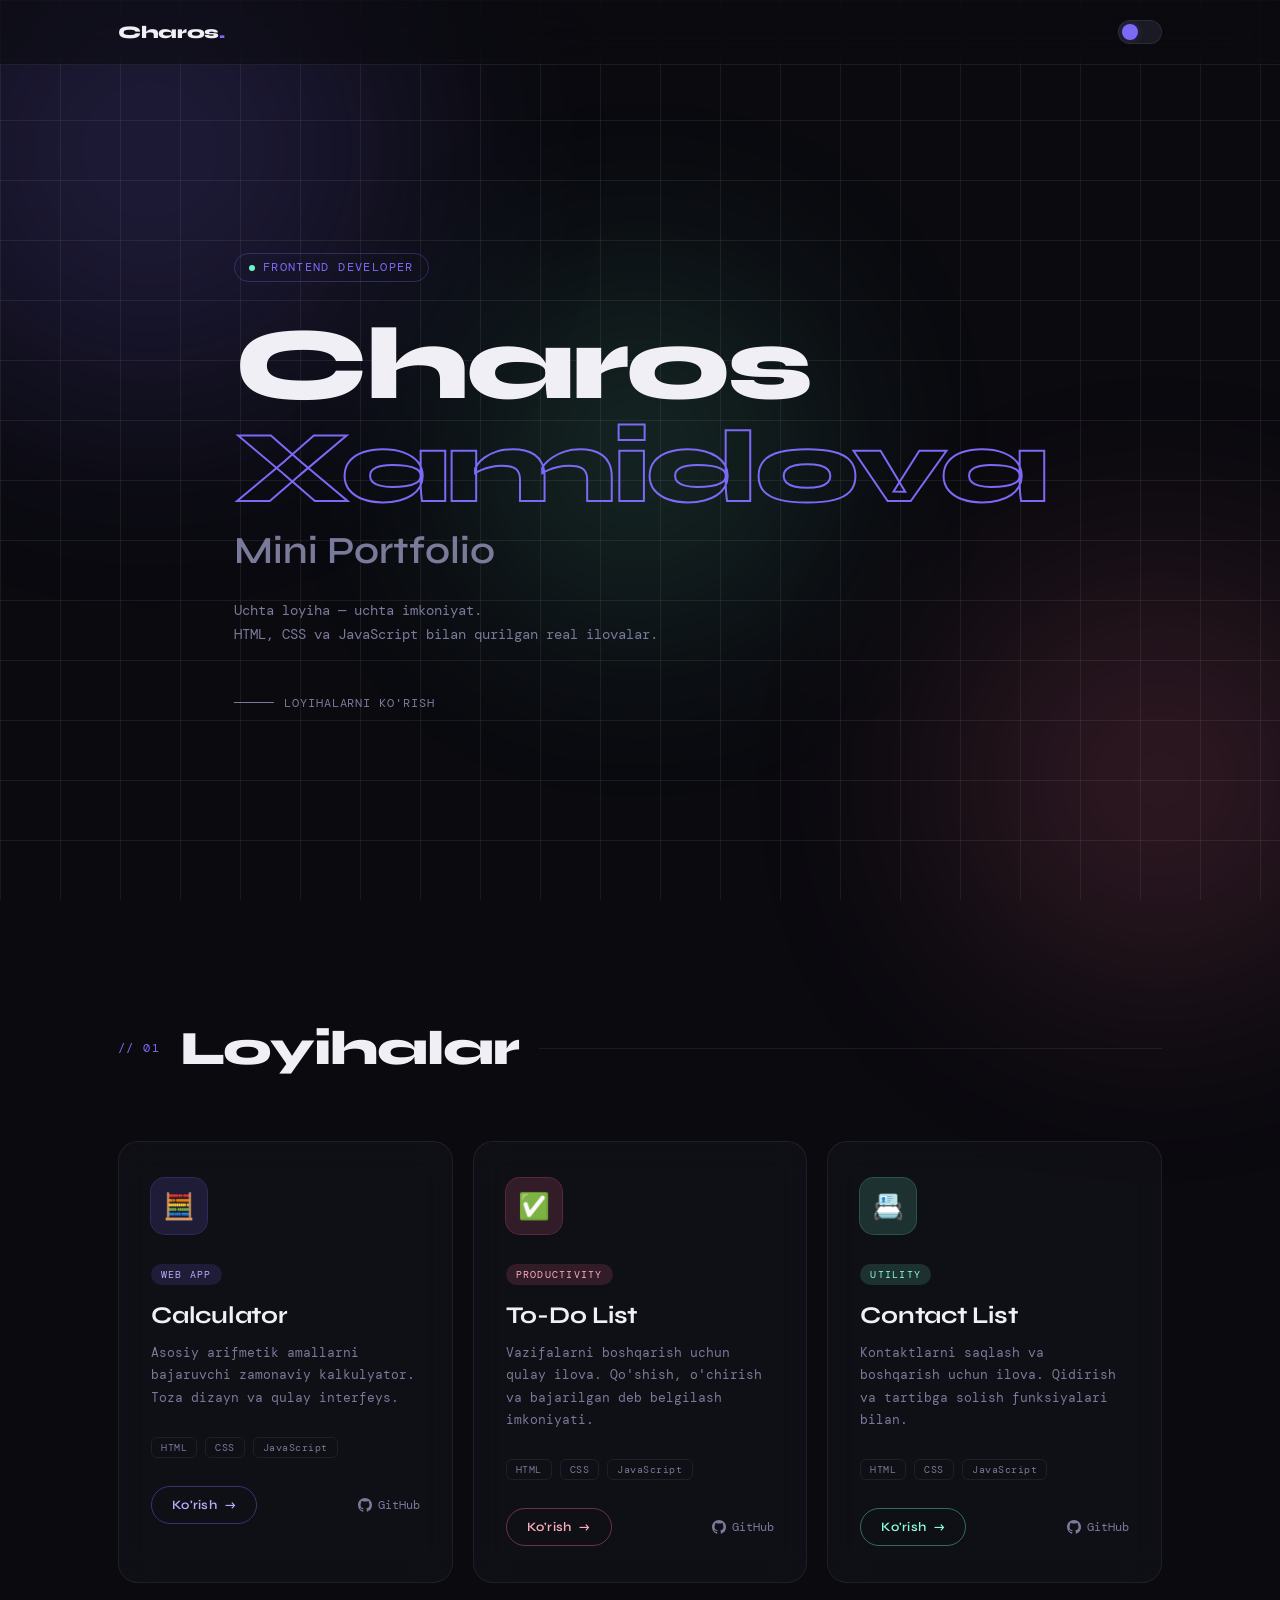
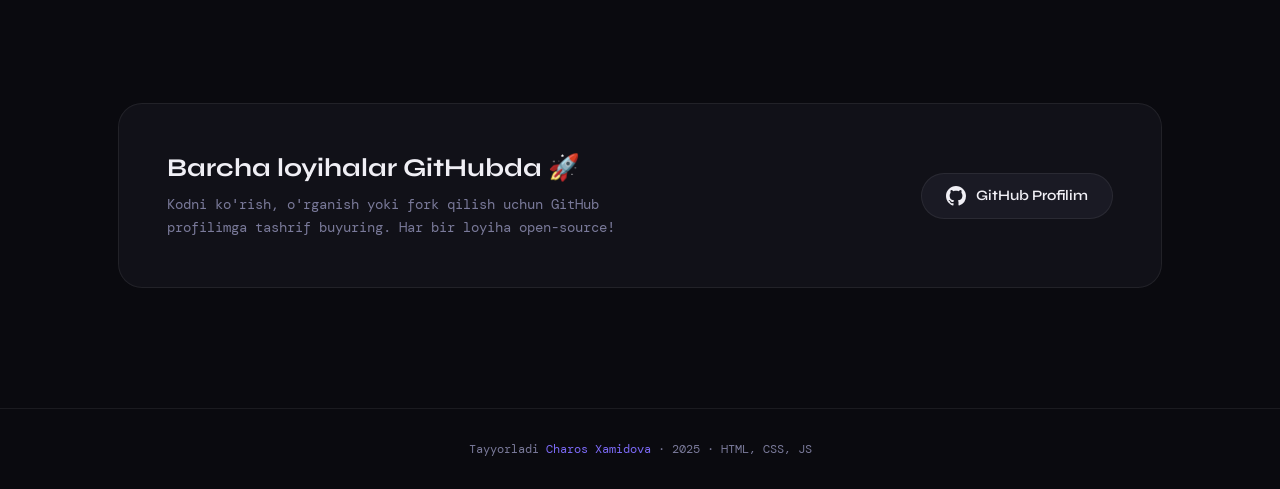
<file: index.html>
<!DOCTYPE html>
<html lang="uz" data-theme="dark">

<head>
  <meta charset="UTF-8" />
  <meta name="viewport" content="width=device-width, initial-scale=1.0" />
  <title>Charos Xamidova — Portfolio</title>
  <link
    href="https://fonts.googleapis.com/css2?family=Syne:wght@400;600;700;800&family=DM+Mono:wght@300;400;500&display=swap"
    rel="stylesheet" />
  <link rel="stylesheet" href="style.css">
</head>

<body>

  <!-- Orbs -->
  <div class="orb orb-1"></div>
  <div class="orb orb-2"></div>
  <div class="orb orb-3"></div>

  <!-- Header -->
  <header>
    <div class="header-inner">
      <a href="#" class="logo">Charos<span>.</span></a>
      <button class="theme-btn" id="themeBtn" title="Dark/Light mode"></button>
    </div>
  </header>

  <!-- Hero -->
  <section class="hero">
    <div class="wrapper">
      <div class="hero-tag">
        <div class="dot"></div>
        Frontend Developer
      </div>
      <h1 class="hero-name">
        Charos<br>
        <span class="highlight">Xamidova</span>
      </h1>
      <p class="hero-sub">Mini Portfolio</p>
      <p class="hero-desc">
        Uchta loyiha — uchta imkoniyat.<br>
        HTML, CSS va JavaScript bilan qurilgan real ilovalar.
      </p>
      <div class="scroll-hint">
        <div class="scroll-line"></div>
        Loyihalarni ko'rish
      </div>
    </div>
  </section>

  <!-- Projects -->
  <section class="section" id="projects">
    <div class="wrapper">
      <div class="section-header observe-me">
        <span class="section-num">// 01</span>
        <h2 class="section-title">Loyihalar</h2>
        <div class="section-line"></div>
      </div>

      <div class="projects-grid">

        <!-- Calculator -->
        <a href="https://charosxamidova63.github.io/calculator/" target="_blank"
          class="project-card card-calc observe-me" onclick="openModal(event, 'calc')">
          <div class="card-icon">🧮</div>
          <span class="card-tag">Web App</span>
          <h3 class="card-title">Calculator</h3>
          <p class="card-desc">
            Asosiy arifmetik amallarni bajaruvchi zamonaviy kalkulyator. Toza dizayn va qulay interfeys.
          </p>
          <div class="card-stack">
            <span class="stack-chip">HTML</span>
            <span class="stack-chip">CSS</span>
            <span class="stack-chip">JavaScript</span>
          </div>
          <div class="card-footer">
            <span class="card-btn">
              Ko'rish <span class="arrow">→</span>
            </span>
            <span class="github-link">
              <svg width="14" height="14" viewBox="0 0 24 24" fill="currentColor">
                <path
                  d="M12 0C5.37 0 0 5.37 0 12c0 5.31 3.435 9.795 8.205 11.385.6.105.825-.255.825-.57 0-.285-.015-1.23-.015-2.235-3.015.555-3.795-.735-4.035-1.41-.135-.345-.72-1.41-1.23-1.695-.42-.225-1.02-.78-.015-.795.945-.015 1.62.87 1.845 1.23 1.08 1.815 2.805 1.305 3.495.99.105-.78.42-1.305.765-1.605-2.67-.3-5.46-1.335-5.46-5.925 0-1.305.465-2.385 1.23-3.225-.12-.3-.54-1.53.12-3.18 0 0 1.005-.315 3.3 1.23.96-.27 1.98-.405 3-.405s2.04.135 3 .405c2.295-1.56 3.3-1.23 3.3-1.23.66 1.65.24 2.88.12 3.18.765.84 1.23 1.905 1.23 3.225 0 4.605-2.805 5.625-5.475 5.925.435.375.81 1.095.81 2.22 0 1.605-.015 2.895-.015 3.3 0 .315.225.69.825.57A12.02 12.02 0 0 0 24 12c0-6.63-5.37-12-12-12z" />
              </svg>
              GitHub
            </span>
          </div>
        </a>

        <!-- To-Do List -->
        <a href="https://charosxamidova63.github.io/to-do-list/" target="_blank"
          class="project-card card-todo observe-me" onclick="openModal(event, 'todo')">
          <div class="card-icon">✅</div>
          <span class="card-tag">Productivity</span>
          <h3 class="card-title">To-Do List</h3>
          <p class="card-desc">
            Vazifalarni boshqarish uchun qulay ilova. Qo'shish, o'chirish va bajarilgan deb belgilash imkoniyati.
          </p>
          <div class="card-stack">
            <span class="stack-chip">HTML</span>
            <span class="stack-chip">CSS</span>
            <span class="stack-chip">JavaScript</span>
          </div>
          <div class="card-footer">
            <span class="card-btn">
              Ko'rish <span class="arrow">→</span>
            </span>
            <span class="github-link">
              <svg width="14" height="14" viewBox="0 0 24 24" fill="currentColor">
                <path
                  d="M12 0C5.37 0 0 5.37 0 12c0 5.31 3.435 9.795 8.205 11.385.6.105.825-.255.825-.57 0-.285-.015-1.23-.015-2.235-3.015.555-3.795-.735-4.035-1.41-.135-.345-.72-1.41-1.23-1.695-.42-.225-1.02-.78-.015-.795.945-.015 1.62.87 1.845 1.23 1.08 1.815 2.805 1.305 3.495.99.105-.78.42-1.305.765-1.605-2.67-.3-5.46-1.335-5.46-5.925 0-1.305.465-2.385 1.23-3.225-.12-.3-.54-1.53.12-3.18 0 0 1.005-.315 3.3 1.23.96-.27 1.98-.405 3-.405s2.04.135 3 .405c2.295-1.56 3.3-1.23 3.3-1.23.66 1.65.24 2.88.12 3.18.765.84 1.23 1.905 1.23 3.225 0 4.605-2.805 5.625-5.475 5.925.435.375.81 1.095.81 2.22 0 1.605-.015 2.895-.015 3.3 0 .315.225.69.825.57A12.02 12.02 0 0 0 24 12c0-6.63-5.37-12-12-12z" />
              </svg>
              GitHub
            </span>
          </div>
        </a>

        <!-- Contact List -->
        <a href="https://charosxamidova63.github.io/contact-list/" target="_blank"
          class="project-card card-contact observe-me" onclick="openModal(event, 'contact')">
          <div class="card-icon">📇</div>
          <span class="card-tag">Utility</span>
          <h3 class="card-title">Contact List</h3>
          <p class="card-desc">
            Kontaktlarni saqlash va boshqarish uchun ilova. Qidirish va tartibga solish funksiyalari bilan.
          </p>
          <div class="card-stack">
            <span class="stack-chip">HTML</span>
            <span class="stack-chip">CSS</span>
            <span class="stack-chip">JavaScript</span>
          </div>
          <div class="card-footer">
            <span class="card-btn">
              Ko'rish <span class="arrow">→</span>
            </span>
            <span class="github-link">
              <svg width="14" height="14" viewBox="0 0 24 24" fill="currentColor">
                <path
                  d="M12 0C5.37 0 0 5.37 0 12c0 5.31 3.435 9.795 8.205 11.385.6.105.825-.255.825-.57 0-.285-.015-1.23-.015-2.235-3.015.555-3.795-.735-4.035-1.41-.135-.345-.72-1.41-1.23-1.695-.42-.225-1.02-.78-.015-.795.945-.015 1.62.87 1.845 1.23 1.08 1.815 2.805 1.305 3.495.99.105-.78.42-1.305.765-1.605-2.67-.3-5.46-1.335-5.46-5.925 0-1.305.465-2.385 1.23-3.225-.12-.3-.54-1.53.12-3.18 0 0 1.005-.315 3.3 1.23.96-.27 1.98-.405 3-.405s2.04.135 3 .405c2.295-1.56 3.3-1.23 3.3-1.23.66 1.65.24 2.88.12 3.18.765.84 1.23 1.905 1.23 3.225 0 4.605-2.805 5.625-5.475 5.925.435.375.81 1.095.81 2.22 0 1.605-.015 2.895-.015 3.3 0 .315.225.69.825.57A12.02 12.02 0 0 0 24 12c0-6.63-5.37-12-12-12z" />
              </svg>
              GitHub
            </span>
          </div>
        </a>

      </div>
    </div>
  </section>

  <!-- About / GitHub strip -->
  <div class="wrapper">
    <div class="about-strip observe-me">
      <div class="about-text">
        <h3>Barcha loyihalar GitHubda 🚀</h3>
        <p>Kodni ko'rish, o'rganish yoki fork qilish uchun GitHub profilimga tashrif buyuring. Har bir loyiha
          open-source!</p>
      </div>
      <a href="https://github.com/charosxamidova63" target="_blank" class="github-big">
        <svg width="20" height="20" viewBox="0 0 24 24" fill="currentColor">
          <path
            d="M12 0C5.37 0 0 5.37 0 12c0 5.31 3.435 9.795 8.205 11.385.6.105.825-.255.825-.57 0-.285-.015-1.23-.015-2.235-3.015.555-3.795-.735-4.035-1.41-.135-.345-.72-1.41-1.23-1.695-.42-.225-1.02-.78-.015-.795.945-.015 1.62.87 1.845 1.23 1.08 1.815 2.805 1.305 3.495.99.105-.78.42-1.305.765-1.605-2.67-.3-5.46-1.335-5.46-5.925 0-1.305.465-2.385 1.23-3.225-.12-.3-.54-1.53.12-3.18 0 0 1.005-.315 3.3 1.23.96-.27 1.98-.405 3-.405s2.04.135 3 .405c2.295-1.56 3.3-1.23 3.3-1.23.66 1.65.24 2.88.12 3.18.765.84 1.23 1.905 1.23 3.225 0 4.605-2.805 5.625-5.475 5.925.435.375.81 1.095.81 2.22 0 1.605-.015 2.895-.015 3.3 0 .315.225.69.825.57A12.02 12.02 0 0 0 24 12c0-6.63-5.37-12-12-12z" />
        </svg>
        GitHub Profilim
      </a>
    </div>
  </div>

  <!-- Footer -->
  <footer>
    <div class="wrapper">
      <p>Tayyorladi <span>Charos Xamidova</span> · 2025 · HTML, CSS, JS</p>
    </div>
  </footer>

  <!-- Modal -->
  <div class="modal-overlay" id="modalOverlay">
    <div class="modal">
      <div class="modal-icon" id="modalIcon">🧮</div>
      <h2 class="modal-title" id="modalTitle">Calculator</h2>
      <p class="modal-desc" id="modalDesc">Loyihani yangi sahifada ochmoqchimisiz?</p>
      <div class="modal-actions">
        <a href="#" id="modalLink" target="_blank" class="btn-primary">Ha, ochish →</a>
        <button class="btn-ghost" onclick="closeModal()">Yopish</button>
      </div>
    </div>
  </div>
  <script src="script.js"></script>

</body>

</html>
</file>
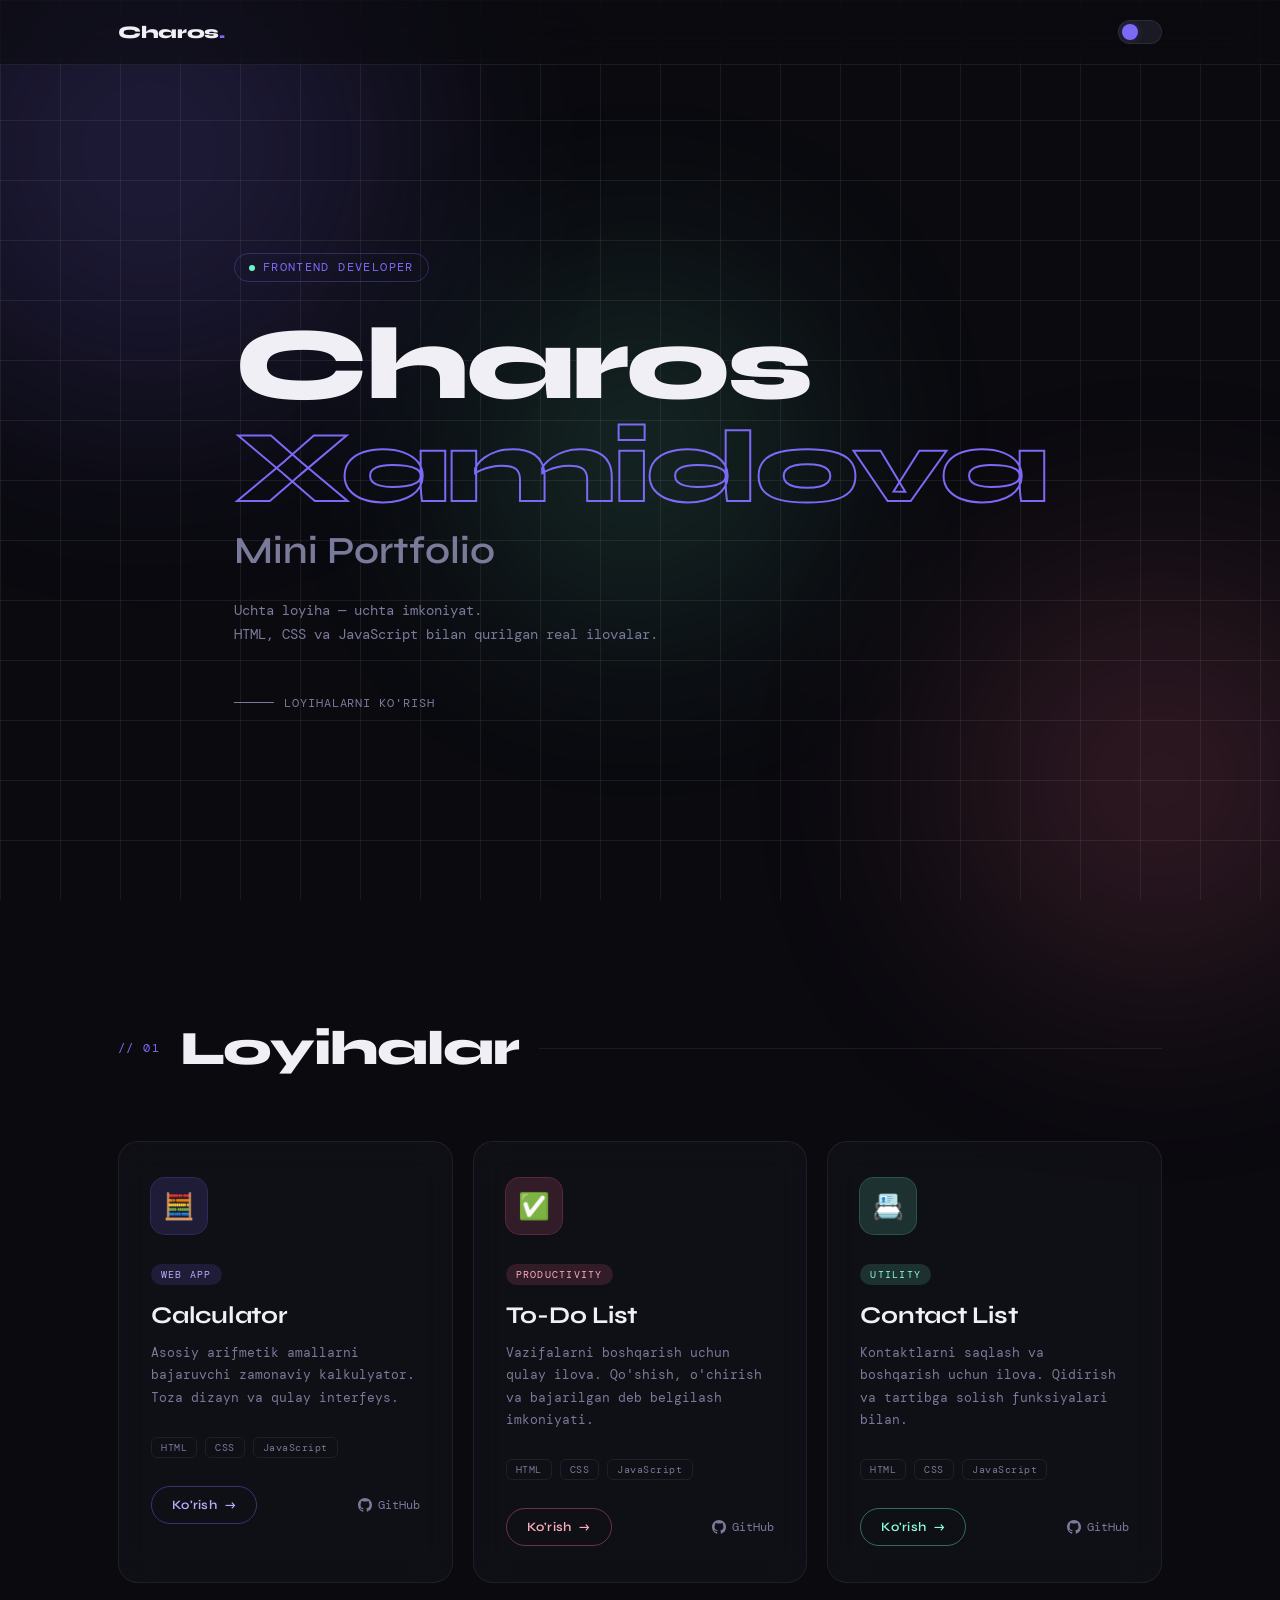
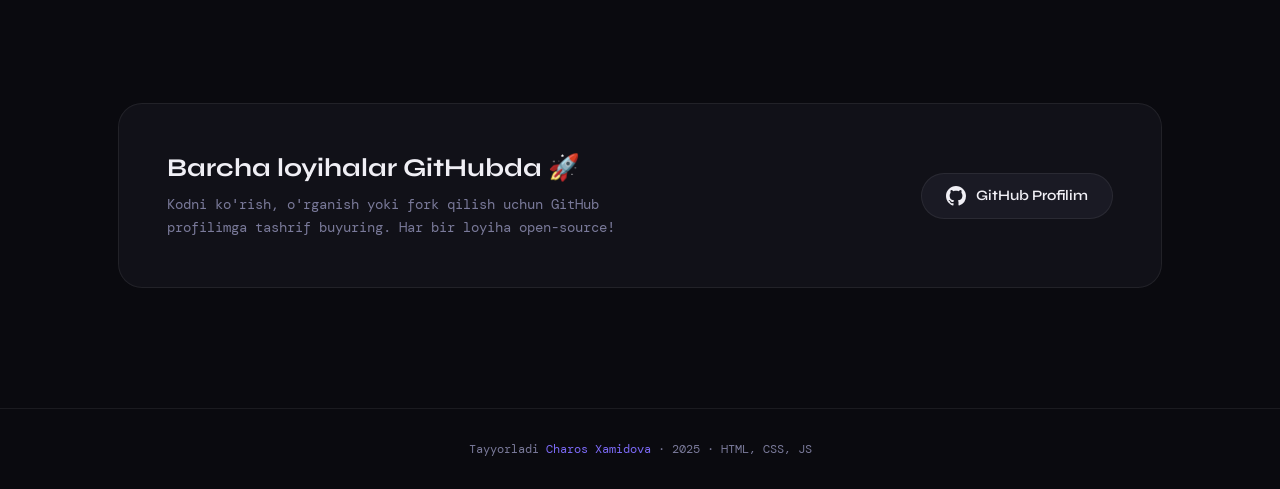
<file: portfolio.html>
<!DOCTYPE html>
<html lang="uz" data-theme="dark">

<head>
  <meta charset="UTF-8" />
  <meta name="viewport" content="width=device-width, initial-scale=1.0" />
  <title>Charos Xamidova — Portfolio</title>
  <link
    href="https://fonts.googleapis.com/css2?family=Syne:wght@400;600;700;800&family=DM+Mono:wght@300;400;500&display=swap"
    rel="stylesheet" />
  <link rel="stylesheet" href="style.css">
</head>

<body>

  <!-- Orbs -->
  <div class="orb orb-1"></div>
  <div class="orb orb-2"></div>
  <div class="orb orb-3"></div>

  <!-- Header -->
  <header>
    <div class="header-inner">
      <a href="#" class="logo">Charos<span>.</span></a>
      <button class="theme-btn" id="themeBtn" title="Dark/Light mode"></button>
    </div>
  </header>

  <!-- Hero -->
  <section class="hero">
    <div class="wrapper">
      <div class="hero-tag">
        <div class="dot"></div>
        Frontend Developer
      </div>
      <h1 class="hero-name">
        Charos<br>
        <span class="highlight">Xamidova</span>
      </h1>
      <p class="hero-sub">Mini Portfolio</p>
      <p class="hero-desc">
        Uchta loyiha — uchta imkoniyat.<br>
        HTML, CSS va JavaScript bilan qurilgan real ilovalar.
      </p>
      <div class="scroll-hint">
        <div class="scroll-line"></div>
        Loyihalarni ko'rish
      </div>
    </div>
  </section>

  <!-- Projects -->
  <section class="section" id="projects">
    <div class="wrapper">
      <div class="section-header observe-me">
        <span class="section-num">// 01</span>
        <h2 class="section-title">Loyihalar</h2>
        <div class="section-line"></div>
      </div>

      <div class="projects-grid">

        <!-- Calculator -->
        <a href="https://charosxamidova63.github.io/calculator/" target="_blank"
          class="project-card card-calc observe-me" onclick="openModal(event, 'calc')">
          <div class="card-icon">🧮</div>
          <span class="card-tag">Web App</span>
          <h3 class="card-title">Calculator</h3>
          <p class="card-desc">
            Asosiy arifmetik amallarni bajaruvchi zamonaviy kalkulyator. Toza dizayn va qulay interfeys.
          </p>
          <div class="card-stack">
            <span class="stack-chip">HTML</span>
            <span class="stack-chip">CSS</span>
            <span class="stack-chip">JavaScript</span>
          </div>
          <div class="card-footer">
            <span class="card-btn">
              Ko'rish <span class="arrow">→</span>
            </span>
            <span class="github-link">
              <svg width="14" height="14" viewBox="0 0 24 24" fill="currentColor">
                <path
                  d="M12 0C5.37 0 0 5.37 0 12c0 5.31 3.435 9.795 8.205 11.385.6.105.825-.255.825-.57 0-.285-.015-1.23-.015-2.235-3.015.555-3.795-.735-4.035-1.41-.135-.345-.72-1.41-1.23-1.695-.42-.225-1.02-.78-.015-.795.945-.015 1.62.87 1.845 1.23 1.08 1.815 2.805 1.305 3.495.99.105-.78.42-1.305.765-1.605-2.67-.3-5.46-1.335-5.46-5.925 0-1.305.465-2.385 1.23-3.225-.12-.3-.54-1.53.12-3.18 0 0 1.005-.315 3.3 1.23.96-.27 1.98-.405 3-.405s2.04.135 3 .405c2.295-1.56 3.3-1.23 3.3-1.23.66 1.65.24 2.88.12 3.18.765.84 1.23 1.905 1.23 3.225 0 4.605-2.805 5.625-5.475 5.925.435.375.81 1.095.81 2.22 0 1.605-.015 2.895-.015 3.3 0 .315.225.69.825.57A12.02 12.02 0 0 0 24 12c0-6.63-5.37-12-12-12z" />
              </svg>
              GitHub
            </span>
          </div>
        </a>

        <!-- To-Do List -->
        <a href="https://charosxamidova63.github.io/to-do-list/" target="_blank"
          class="project-card card-todo observe-me" onclick="openModal(event, 'todo')">
          <div class="card-icon">✅</div>
          <span class="card-tag">Productivity</span>
          <h3 class="card-title">To-Do List</h3>
          <p class="card-desc">
            Vazifalarni boshqarish uchun qulay ilova. Qo'shish, o'chirish va bajarilgan deb belgilash imkoniyati.
          </p>
          <div class="card-stack">
            <span class="stack-chip">HTML</span>
            <span class="stack-chip">CSS</span>
            <span class="stack-chip">JavaScript</span>
          </div>
          <div class="card-footer">
            <span class="card-btn">
              Ko'rish <span class="arrow">→</span>
            </span>
            <span class="github-link">
              <svg width="14" height="14" viewBox="0 0 24 24" fill="currentColor">
                <path
                  d="M12 0C5.37 0 0 5.37 0 12c0 5.31 3.435 9.795 8.205 11.385.6.105.825-.255.825-.57 0-.285-.015-1.23-.015-2.235-3.015.555-3.795-.735-4.035-1.41-.135-.345-.72-1.41-1.23-1.695-.42-.225-1.02-.78-.015-.795.945-.015 1.62.87 1.845 1.23 1.08 1.815 2.805 1.305 3.495.99.105-.78.42-1.305.765-1.605-2.67-.3-5.46-1.335-5.46-5.925 0-1.305.465-2.385 1.23-3.225-.12-.3-.54-1.53.12-3.18 0 0 1.005-.315 3.3 1.23.96-.27 1.98-.405 3-.405s2.04.135 3 .405c2.295-1.56 3.3-1.23 3.3-1.23.66 1.65.24 2.88.12 3.18.765.84 1.23 1.905 1.23 3.225 0 4.605-2.805 5.625-5.475 5.925.435.375.81 1.095.81 2.22 0 1.605-.015 2.895-.015 3.3 0 .315.225.69.825.57A12.02 12.02 0 0 0 24 12c0-6.63-5.37-12-12-12z" />
              </svg>
              GitHub
            </span>
          </div>
        </a>

        <!-- Contact List -->
        <a href="https://charosxamidova63.github.io/contact-list/" target="_blank"
          class="project-card card-contact observe-me" onclick="openModal(event, 'contact')">
          <div class="card-icon">📇</div>
          <span class="card-tag">Utility</span>
          <h3 class="card-title">Contact List</h3>
          <p class="card-desc">
            Kontaktlarni saqlash va boshqarish uchun ilova. Qidirish va tartibga solish funksiyalari bilan.
          </p>
          <div class="card-stack">
            <span class="stack-chip">HTML</span>
            <span class="stack-chip">CSS</span>
            <span class="stack-chip">JavaScript</span>
          </div>
          <div class="card-footer">
            <span class="card-btn">
              Ko'rish <span class="arrow">→</span>
            </span>
            <span class="github-link">
              <svg width="14" height="14" viewBox="0 0 24 24" fill="currentColor">
                <path
                  d="M12 0C5.37 0 0 5.37 0 12c0 5.31 3.435 9.795 8.205 11.385.6.105.825-.255.825-.57 0-.285-.015-1.23-.015-2.235-3.015.555-3.795-.735-4.035-1.41-.135-.345-.72-1.41-1.23-1.695-.42-.225-1.02-.78-.015-.795.945-.015 1.62.87 1.845 1.23 1.08 1.815 2.805 1.305 3.495.99.105-.78.42-1.305.765-1.605-2.67-.3-5.46-1.335-5.46-5.925 0-1.305.465-2.385 1.23-3.225-.12-.3-.54-1.53.12-3.18 0 0 1.005-.315 3.3 1.23.96-.27 1.98-.405 3-.405s2.04.135 3 .405c2.295-1.56 3.3-1.23 3.3-1.23.66 1.65.24 2.88.12 3.18.765.84 1.23 1.905 1.23 3.225 0 4.605-2.805 5.625-5.475 5.925.435.375.81 1.095.81 2.22 0 1.605-.015 2.895-.015 3.3 0 .315.225.69.825.57A12.02 12.02 0 0 0 24 12c0-6.63-5.37-12-12-12z" />
              </svg>
              GitHub
            </span>
          </div>
        </a>

      </div>
    </div>
  </section>

  <!-- About / GitHub strip -->
  <div class="wrapper">
    <div class="about-strip observe-me">
      <div class="about-text">
        <h3>Barcha loyihalar GitHubda 🚀</h3>
        <p>Kodni ko'rish, o'rganish yoki fork qilish uchun GitHub profilimga tashrif buyuring. Har bir loyiha
          open-source!</p>
      </div>
      <a href="https://github.com/charosxamidova63" target="_blank" class="github-big">
        <svg width="20" height="20" viewBox="0 0 24 24" fill="currentColor">
          <path
            d="M12 0C5.37 0 0 5.37 0 12c0 5.31 3.435 9.795 8.205 11.385.6.105.825-.255.825-.57 0-.285-.015-1.23-.015-2.235-3.015.555-3.795-.735-4.035-1.41-.135-.345-.72-1.41-1.23-1.695-.42-.225-1.02-.78-.015-.795.945-.015 1.62.87 1.845 1.23 1.08 1.815 2.805 1.305 3.495.99.105-.78.42-1.305.765-1.605-2.67-.3-5.46-1.335-5.46-5.925 0-1.305.465-2.385 1.23-3.225-.12-.3-.54-1.53.12-3.18 0 0 1.005-.315 3.3 1.23.96-.27 1.98-.405 3-.405s2.04.135 3 .405c2.295-1.56 3.3-1.23 3.3-1.23.66 1.65.24 2.88.12 3.18.765.84 1.23 1.905 1.23 3.225 0 4.605-2.805 5.625-5.475 5.925.435.375.81 1.095.81 2.22 0 1.605-.015 2.895-.015 3.3 0 .315.225.69.825.57A12.02 12.02 0 0 0 24 12c0-6.63-5.37-12-12-12z" />
        </svg>
        GitHub Profilim
      </a>
    </div>
  </div>

  <!-- Footer -->
  <footer>
    <div class="wrapper">
      <p>Tayyorladi <span>Charos Xamidova</span> · 2025 · HTML, CSS, JS</p>
    </div>
  </footer>

  <!-- Modal -->
  <div class="modal-overlay" id="modalOverlay">
    <div class="modal">
      <div class="modal-icon" id="modalIcon">🧮</div>
      <h2 class="modal-title" id="modalTitle">Calculator</h2>
      <p class="modal-desc" id="modalDesc">Loyihani yangi sahifada ochmoqchimisiz?</p>
      <div class="modal-actions">
        <a href="#" id="modalLink" target="_blank" class="btn-primary">Ha, ochish →</a>
        <button class="btn-ghost" onclick="closeModal()">Yopish</button>
      </div>
    </div>
  </div>
  <script src="script.js"></script>

</body>

</html>
</file>
<file: style.css>
:root {
      --bg: #0a0a0f;
      --surface: #111118;
      --surface2: #1a1a24;
      --border: rgba(255,255,255,0.07);
      --text: #f0eff5;
      --text-muted: #7a7a9a;
      --accent: #7c6af7;
      --accent2: #f76a8a;
      --accent3: #6af7c8;
      --glow: rgba(124,106,247,0.25);
      --card-bg: rgba(17,17,24,0.8);
    }
    [data-theme="light"] {
      --bg: #f4f3ff;
      --surface: #ffffff;
      --surface2: #ebe9ff;
      --border: rgba(0,0,0,0.08);
      --text: #12111f;
      --text-muted: #6b6a8a;
      --accent: #5b48e8;
      --accent2: #e8486a;
      --accent3: #1abd88;
      --glow: rgba(91,72,232,0.15);
      --card-bg: rgba(255,255,255,0.9);
    }

    *, *::before, *::after { box-sizing: border-box; margin: 0; padding: 0; }

    html { scroll-behavior: smooth; }

    body {
      font-family: 'DM Mono', monospace;
      background: var(--bg);
      color: var(--text);
      min-height: 100vh;
      overflow-x: hidden;
      transition: background 0.4s ease, color 0.4s ease;
    }

    /* ===== BACKGROUND GRID ===== */
    body::before {
      content: '';
      position: fixed;
      inset: 0;
      background-image:
        linear-gradient(var(--border) 1px, transparent 1px),
        linear-gradient(90deg, var(--border) 1px, transparent 1px);
      background-size: 60px 60px;
      pointer-events: none;
      z-index: 0;
    }

    /* ===== GRADIENT ORBS ===== */
    .orb {
      position: fixed;
      border-radius: 50%;
      filter: blur(120px);
      opacity: 0.18;
      pointer-events: none;
      z-index: 0;
      animation: float 8s ease-in-out infinite;
    }
    .orb-1 { width: 500px; height: 500px; background: var(--accent); top: -100px; left: -100px; animation-delay: 0s; }
    .orb-2 { width: 400px; height: 400px; background: var(--accent2); bottom: -80px; right: -80px; animation-delay: 3s; }
    .orb-3 { width: 300px; height: 300px; background: var(--accent3); top: 50%; left: 50%; transform: translate(-50%,-50%); animation-delay: 6s; }

    @keyframes float {
      0%, 100% { transform: translateY(0) scale(1); }
      50% { transform: translateY(-30px) scale(1.05); }
    }
    .orb-3 { animation: float2 8s ease-in-out infinite; }
    @keyframes float2 {
      0%, 100% { transform: translate(-50%,-50%) scale(1); }
      50% { transform: translate(-50%,-55%) scale(1.08); }
    }

    /* ===== LAYOUT ===== */
    .wrapper {
      position: relative;
      z-index: 1;
      max-width: 1100px;
      margin: 0 auto;
      padding: 0 28px;
    }

    /* ===== HEADER ===== */
    header {
      position: fixed;
      top: 0; left: 0; right: 0;
      z-index: 100;
      backdrop-filter: blur(20px);
      -webkit-backdrop-filter: blur(20px);
      border-bottom: 1px solid var(--border);
      background: rgba(10,10,15,0.6);
      transition: background 0.4s;
    }
    [data-theme="light"] header { background: rgba(244,243,255,0.7); }

    .header-inner {
      max-width: 1100px;
      margin: 0 auto;
      padding: 0 28px;
      height: 64px;
      display: flex;
      align-items: center;
      justify-content: space-between;
    }

    .logo {
      font-family: 'Syne', sans-serif;
      font-weight: 800;
      font-size: 1.1rem;
      letter-spacing: -0.02em;
      color: var(--text);
      text-decoration: none;
    }
    .logo span { color: var(--accent); }

    .theme-btn {
      width: 44px; height: 24px;
      background: var(--surface2);
      border: 1px solid var(--border);
      border-radius: 100px;
      cursor: pointer;
      position: relative;
      transition: background 0.3s;
      outline: none;
    }
    .theme-btn::after {
      content: '';
      position: absolute;
      top: 3px; left: 3px;
      width: 16px; height: 16px;
      border-radius: 50%;
      background: var(--accent);
      transition: transform 0.3s cubic-bezier(.34,1.56,.64,1);
      box-shadow: 0 0 8px var(--glow);
    }
    [data-theme="light"] .theme-btn::after { transform: translateX(20px); }

    /* ===== HERO ===== */
    .hero {
      min-height: 100vh;
      display: flex;
      flex-direction: column;
      justify-content: center;
      padding-top: 64px;
    }

    .hero-tag {
      display: inline-flex;
      align-items: center;
      gap: 8px;
      font-size: 0.72rem;
      letter-spacing: 0.12em;
      text-transform: uppercase;
      color: var(--accent);
      border: 1px solid rgba(124,106,247,0.3);
      border-radius: 100px;
      padding: 6px 14px;
      margin-bottom: 32px;
      width: fit-content;
      animation: fadeUp 0.6s ease both;
    }
    .hero-tag .dot {
      width: 6px; height: 6px;
      border-radius: 50%;
      background: var(--accent3);
      animation: pulse 2s ease-in-out infinite;
    }
    @keyframes pulse { 0%,100%{opacity:1; transform:scale(1)} 50%{opacity:0.5; transform:scale(0.8)} }

    .hero-name {
      font-family: 'Syne', sans-serif;
      font-size: clamp(3rem, 8vw, 6.5rem);
      font-weight: 800;
      line-height: 1;
      letter-spacing: -0.03em;
      color: var(--text);
      margin-bottom: 8px;
      animation: fadeUp 0.6s 0.1s ease both;
    }
    .hero-name .highlight {
      color: transparent;
      -webkit-text-stroke: 2px var(--accent);
    }

    .hero-sub {
      font-family: 'Syne', sans-serif;
      font-size: clamp(1.5rem, 3vw, 2.5rem);
      font-weight: 600;
      color: var(--text-muted);
      margin-bottom: 24px;
      animation: fadeUp 0.6s 0.2s ease both;
    }

    .hero-desc {
      font-size: 0.9rem;
      color: var(--text-muted);
      max-width: 500px;
      line-height: 1.7;
      margin-bottom: 48px;
      animation: fadeUp 0.6s 0.3s ease both;
    }

    .scroll-hint {
      display: flex;
      align-items: center;
      gap: 10px;
      font-size: 0.75rem;
      color: var(--text-muted);
      letter-spacing: 0.08em;
      text-transform: uppercase;
      animation: fadeUp 0.6s 0.5s ease both;
    }
    .scroll-line {
      width: 40px; height: 1px;
      background: var(--text-muted);
      animation: expandLine 1s 1s ease both;
    }
    @keyframes expandLine { from{width:0} to{width:40px} }

    /* ===== SECTION ===== */
    .section {
      padding: 120px 0;
    }
    .section-header {
      display: flex;
      align-items: center;
      gap: 20px;
      margin-bottom: 64px;
    }
    .section-num {
      font-size: 0.72rem;
      color: var(--accent);
      letter-spacing: 0.12em;
      font-family: 'DM Mono', monospace;
    }
    .section-title {
      font-family: 'Syne', sans-serif;
      font-size: clamp(1.8rem, 4vw, 3rem);
      font-weight: 800;
      letter-spacing: -0.02em;
    }
    .section-line {
      flex: 1;
      height: 1px;
      background: var(--border);
    }

    /* ===== PROJECT CARDS ===== */
    .projects-grid {
      display: grid;
      grid-template-columns: repeat(auto-fit, minmax(300px, 1fr));
      gap: 20px;
    }

    .project-card {
      position: relative;
      background: var(--card-bg);
      border: 1px solid var(--border);
      border-radius: 20px;
      padding: 36px 32px;
      cursor: pointer;
      text-decoration: none;
      color: var(--text);
      overflow: hidden;
      transition: transform 0.3s cubic-bezier(.34,1.2,.64,1), border-color 0.3s, box-shadow 0.3s;
      backdrop-filter: blur(16px);
      -webkit-backdrop-filter: blur(16px);
      display: block;
      animation: fadeUp 0.5s ease both;
    }
    .project-card:nth-child(1) { animation-delay: 0.05s; }
    .project-card:nth-child(2) { animation-delay: 0.15s; }
    .project-card:nth-child(3) { animation-delay: 0.25s; }

    .project-card::before {
      content: '';
      position: absolute;
      inset: 0;
      border-radius: 20px;
      opacity: 0;
      transition: opacity 0.3s;
    }
    .card-calc::before { background: radial-gradient(circle at 0% 0%, rgba(124,106,247,0.12), transparent 60%); }
    .card-todo::before { background: radial-gradient(circle at 0% 0%, rgba(247,106,138,0.12), transparent 60%); }
    .card-contact::before { background: radial-gradient(circle at 0% 0%, rgba(106,247,200,0.12), transparent 60%); }

    .project-card:hover { transform: translateY(-6px); }
    .project-card:hover::before { opacity: 1; }
    .card-calc:hover { border-color: rgba(124,106,247,0.4); box-shadow: 0 20px 60px rgba(124,106,247,0.12); }
    .card-todo:hover { border-color: rgba(247,106,138,0.4); box-shadow: 0 20px 60px rgba(247,106,138,0.12); }
    .card-contact:hover { border-color: rgba(106,247,200,0.4); box-shadow: 0 20px 60px rgba(106,247,200,0.12); }

    .card-icon {
      width: 56px; height: 56px;
      border-radius: 14px;
      display: flex;
      align-items: center;
      justify-content: center;
      font-size: 1.6rem;
      margin-bottom: 28px;
      position: relative;
    }
    .card-calc .card-icon { background: rgba(124,106,247,0.15); box-shadow: 0 0 0 1px rgba(124,106,247,0.3); }
    .card-todo .card-icon { background: rgba(247,106,138,0.15); box-shadow: 0 0 0 1px rgba(247,106,138,0.3); }
    .card-contact .card-icon { background: rgba(106,247,200,0.15); box-shadow: 0 0 0 1px rgba(106,247,200,0.3); }

    .card-tag {
      font-size: 0.65rem;
      letter-spacing: 0.12em;
      text-transform: uppercase;
      padding: 4px 10px;
      border-radius: 100px;
      font-family: 'DM Mono', monospace;
      margin-bottom: 16px;
      display: inline-block;
    }
    .card-calc .card-tag { background: rgba(124,106,247,0.15); color: #b8aefc; }
    .card-todo .card-tag { background: rgba(247,106,138,0.15); color: #fcaebf; }
    .card-contact .card-tag { background: rgba(106,247,200,0.15); color: #8afce0; }

    .card-title {
      font-family: 'Syne', sans-serif;
      font-size: 1.5rem;
      font-weight: 700;
      margin-bottom: 12px;
      letter-spacing: -0.01em;
    }

    .card-desc {
      font-size: 0.82rem;
      color: var(--text-muted);
      line-height: 1.7;
      margin-bottom: 28px;
    }

    .card-stack {
      display: flex;
      gap: 8px;
      flex-wrap: wrap;
      margin-bottom: 28px;
    }
    .stack-chip {
      font-size: 0.65rem;
      color: var(--text-muted);
      border: 1px solid var(--border);
      border-radius: 6px;
      padding: 3px 9px;
      font-family: 'DM Mono', monospace;
      letter-spacing: 0.05em;
    }

    .card-footer {
      display: flex;
      align-items: center;
      justify-content: space-between;
    }

    .card-btn {
      display: inline-flex;
      align-items: center;
      gap: 8px;
      font-family: 'Syne', sans-serif;
      font-size: 0.8rem;
      font-weight: 600;
      text-decoration: none;
      padding: 10px 20px;
      border-radius: 100px;
      border: 1px solid;
      transition: all 0.25s;
      letter-spacing: 0.02em;
    }
    .card-calc .card-btn { color: #b8aefc; border-color: rgba(124,106,247,0.4); }
    .card-calc .card-btn:hover { background: rgba(124,106,247,0.15); }
    .card-todo .card-btn { color: #fcaebf; border-color: rgba(247,106,138,0.4); }
    .card-todo .card-btn:hover { background: rgba(247,106,138,0.15); }
    .card-contact .card-btn { color: #8afce0; border-color: rgba(106,247,200,0.4); }
    .card-contact .card-btn:hover { background: rgba(106,247,200,0.15); }

    .arrow {
      display: inline-block;
      transition: transform 0.2s;
    }
    .card-btn:hover .arrow { transform: translateX(4px); }

    .github-link {
      font-size: 0.75rem;
      color: var(--text-muted);
      text-decoration: none;
      display: flex;
      align-items: center;
      gap: 6px;
      transition: color 0.2s;
    }
    .github-link:hover { color: var(--text); }

    /* ===== ABOUT STRIP ===== */
    .about-strip {
      background: var(--surface);
      border: 1px solid var(--border);
      border-radius: 24px;
      padding: 48px;
      display: flex;
      align-items: center;
      justify-content: space-between;
      gap: 40px;
      backdrop-filter: blur(16px);
      margin-bottom: 120px;
      flex-wrap: wrap;
    }

    .about-text h3 {
      font-family: 'Syne', sans-serif;
      font-size: 1.6rem;
      font-weight: 700;
      margin-bottom: 10px;
    }
    .about-text p {
      color: var(--text-muted);
      font-size: 0.85rem;
      max-width: 480px;
      line-height: 1.7;
    }

    .github-big {
      display: inline-flex;
      align-items: center;
      gap: 10px;
      font-family: 'Syne', sans-serif;
      font-size: 0.9rem;
      font-weight: 600;
      color: var(--text);
      background: var(--surface2);
      border: 1px solid var(--border);
      border-radius: 100px;
      padding: 12px 24px;
      text-decoration: none;
      transition: all 0.25s;
      white-space: nowrap;
    }
    .github-big:hover {
      border-color: var(--accent);
      color: var(--accent);
      box-shadow: 0 0 30px var(--glow);
    }

    /* ===== FOOTER ===== */
    footer {
      border-top: 1px solid var(--border);
      padding: 32px 0;
      text-align: center;
      color: var(--text-muted);
      font-size: 0.78rem;
    }
    footer span { color: var(--accent); }

    /* ===== MODAL ===== */
    .modal-overlay {
      position: fixed;
      inset: 0;
      background: rgba(0,0,0,0.7);
      backdrop-filter: blur(12px);
      z-index: 200;
      display: flex;
      align-items: center;
      justify-content: center;
      opacity: 0;
      pointer-events: none;
      transition: opacity 0.3s;
    }
    .modal-overlay.active { opacity: 1; pointer-events: all; }

    .modal {
      background: var(--surface);
      border: 1px solid var(--border);
      border-radius: 24px;
      padding: 40px;
      max-width: 520px;
      width: 90%;
      transform: translateY(20px) scale(0.97);
      transition: transform 0.3s cubic-bezier(.34,1.2,.64,1);
      text-align: center;
    }
    .modal-overlay.active .modal { transform: translateY(0) scale(1); }

    .modal-icon { font-size: 3rem; margin-bottom: 20px; }
    .modal-title {
      font-family: 'Syne', sans-serif;
      font-size: 1.5rem;
      font-weight: 700;
      margin-bottom: 12px;
    }
    .modal-desc {
      color: var(--text-muted);
      font-size: 0.85rem;
      line-height: 1.7;
      margin-bottom: 28px;
    }
    .modal-actions { display: flex; gap: 12px; justify-content: center; }

    .btn-primary {
      font-family: 'Syne', sans-serif;
      font-size: 0.85rem;
      font-weight: 600;
      color: white;
      background: var(--accent);
      border: none;
      border-radius: 100px;
      padding: 12px 24px;
      cursor: pointer;
      text-decoration: none;
      transition: all 0.25s;
      box-shadow: 0 0 24px var(--glow);
    }
    .btn-primary:hover { opacity: 0.85; transform: translateY(-1px); }

    .btn-ghost {
      font-family: 'Syne', sans-serif;
      font-size: 0.85rem;
      font-weight: 600;
      color: var(--text-muted);
      background: none;
      border: 1px solid var(--border);
      border-radius: 100px;
      padding: 12px 24px;
      cursor: pointer;
      transition: all 0.25s;
    }
    .btn-ghost:hover { color: var(--text); border-color: var(--text-muted); }

    /* ===== ANIMATIONS ===== */
    @keyframes fadeUp {
      from { opacity: 0; transform: translateY(24px); }
      to { opacity: 1; transform: translateY(0); }
    }

    .observe-me { opacity: 0; transform: translateY(32px); transition: opacity 0.6s ease, transform 0.6s ease; }
    .observe-me.visible { opacity: 1; transform: translateY(0); }

    /* ===== RESPONSIVE ===== */
    @media (max-width: 640px) {
      .about-strip { flex-direction: column; text-align: center; }
      .projects-grid { grid-template-columns: 1fr; }
      .section { padding: 80px 0; }
    }
</file>
